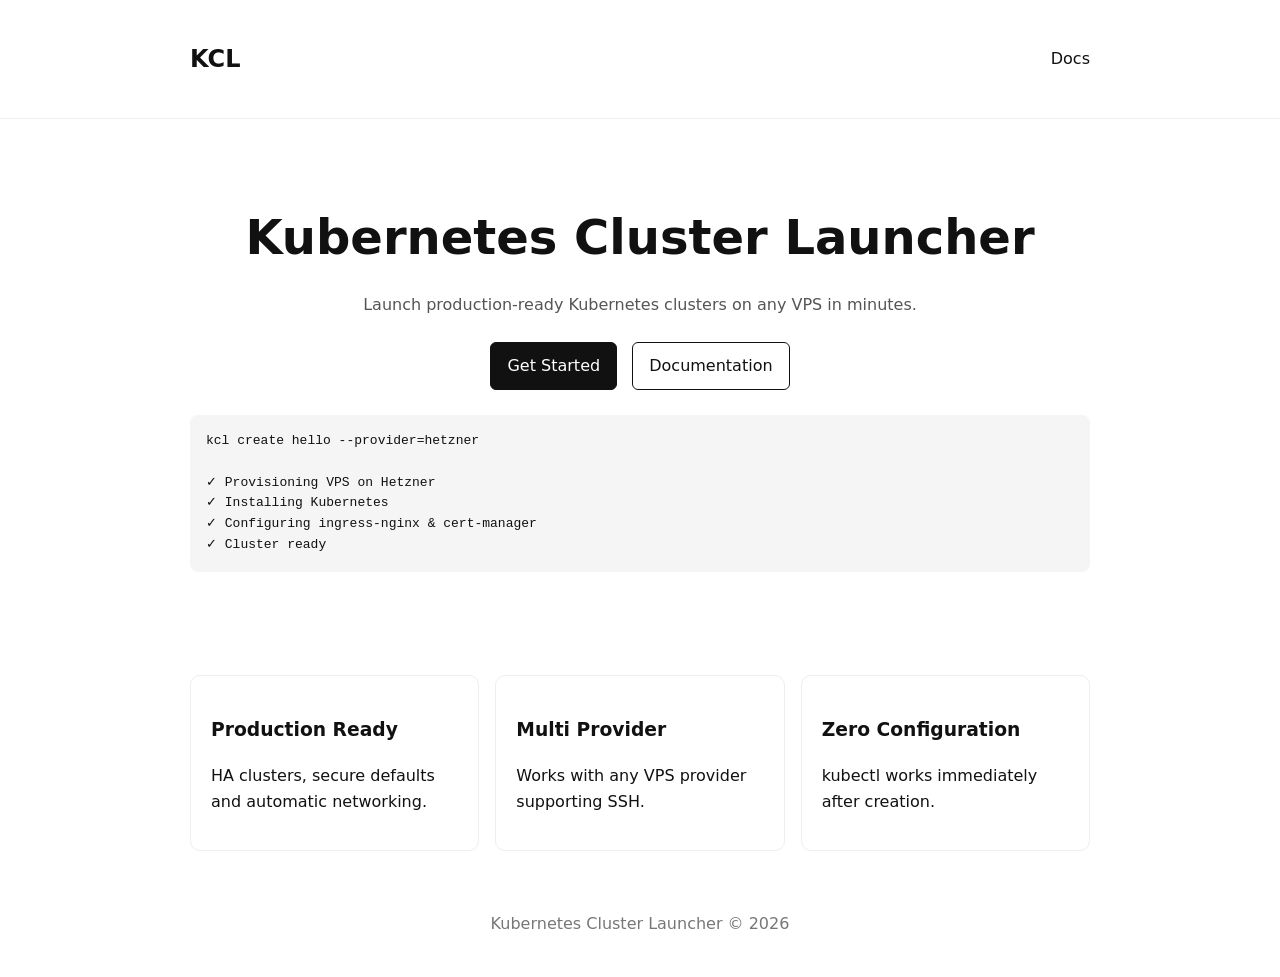
<file: index.html>
<!DOCTYPE html>
<html lang="en">
<head>
<meta charset="UTF-8" />
<meta name="viewport" content="width=device-width, initial-scale=1.0">
<title>Kubernetes Cluster Launcher</title>
<link rel="stylesheet" href="styles.css">
</head>

<body>

<nav class="nav">
  <div class="container nav-inner">
    <h2>KCL</h2>
    <div class="nav-links">
      <a href="docs/index.html">Docs</a>
      <!--<a href="#">GitHub</a>-->
    </div>
  </div>
</nav>

<section class="hero container">
  <h1>Kubernetes Cluster Launcher</h1>
  <p>
    Launch production-ready Kubernetes clusters on any VPS in minutes.
  </p>

  <div class="buttons">
    <a class="btn primary" href="docs/index.html">Get Started</a>
    <a class="btn" href="docs/index.html">Documentation</a>
  </div>

<pre>
kcl create hello --provider=hetzner

✓ Provisioning VPS on Hetzner
✓ Installing Kubernetes
✓ Configuring ingress-nginx & cert-manager
✓ Cluster ready
</pre>

</section>

<section class="features container">
  <div class="card">
    <h3>Production Ready</h3>
    <p>HA clusters, secure defaults and automatic networking.</p>
  </div>

  <div class="card">
    <h3>Multi Provider</h3>
    <p>Works with any VPS provider supporting SSH.</p>
  </div>

  <div class="card">
    <h3>Zero Configuration</h3>
    <p>kubectl works immediately after creation.</p>
  </div>
</section>

<footer>
  Kubernetes Cluster Launcher © 2026
</footer>

</body>
</html>
</file>
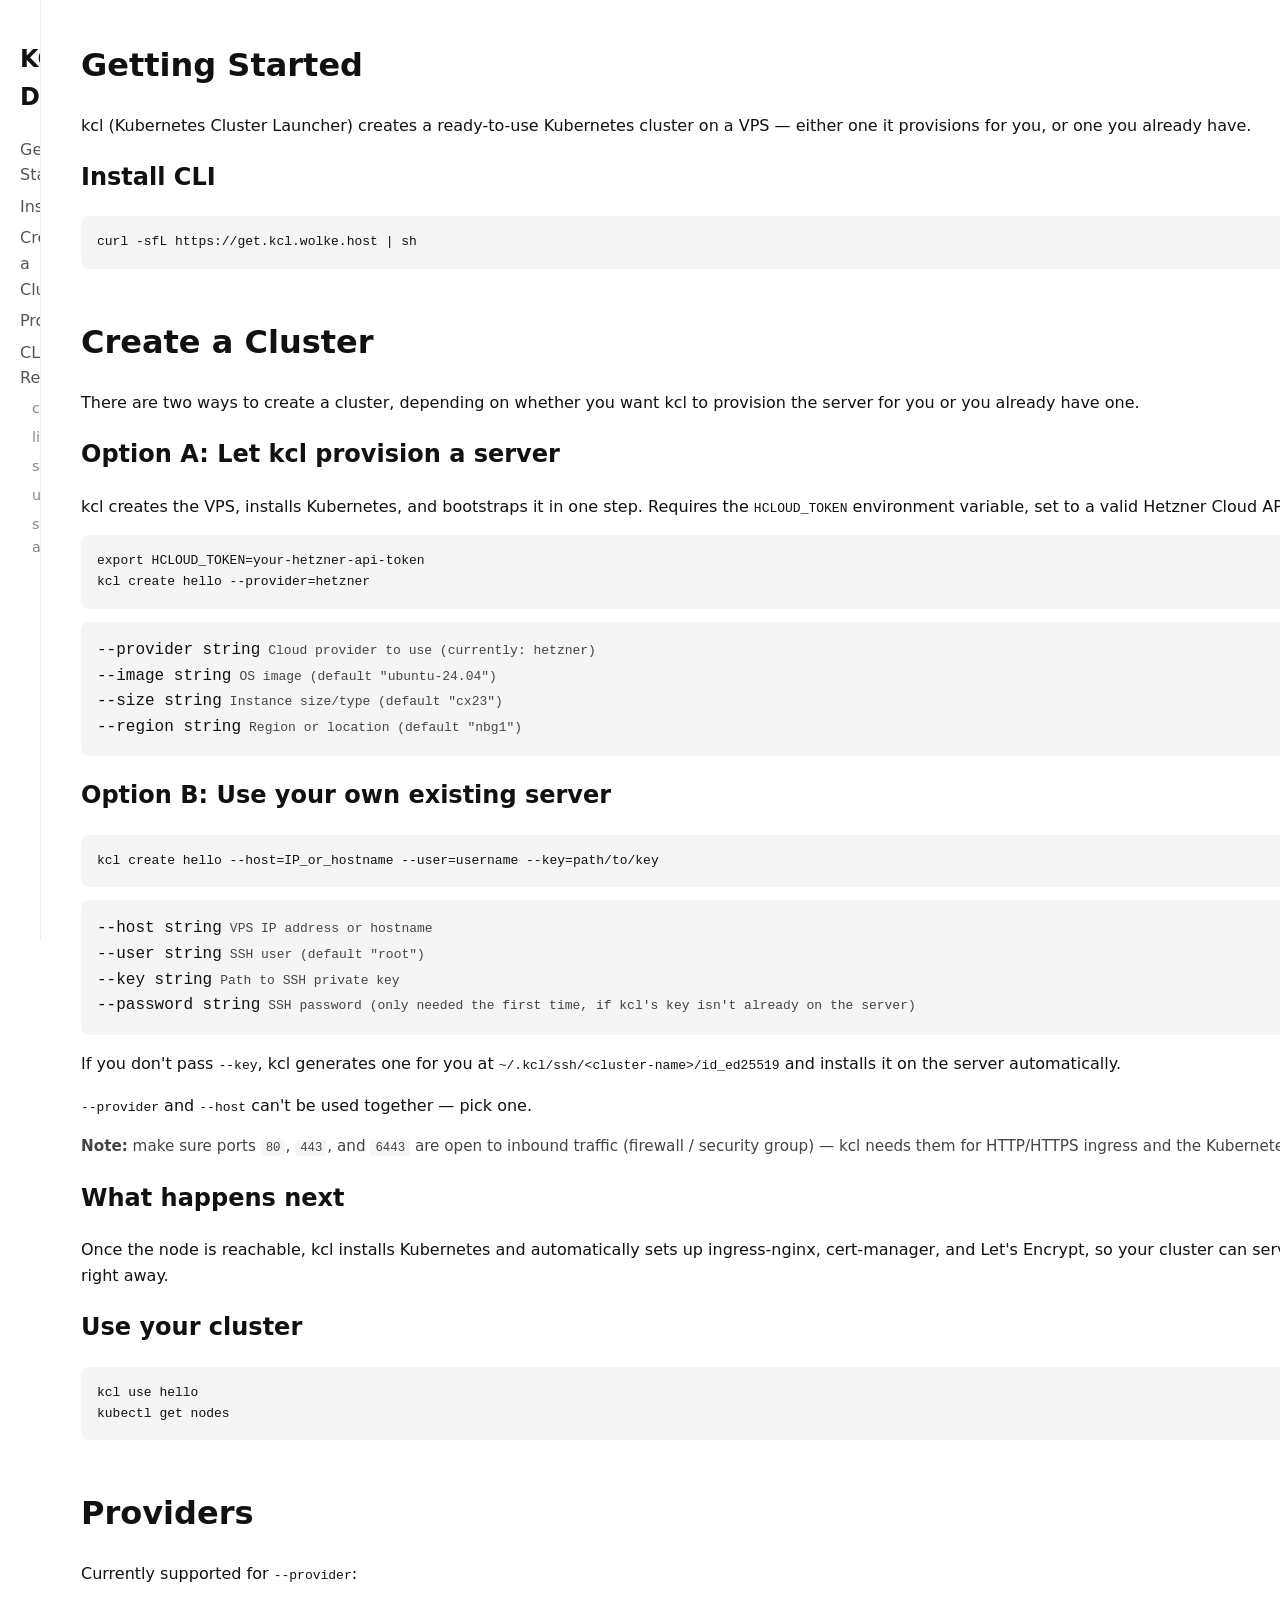
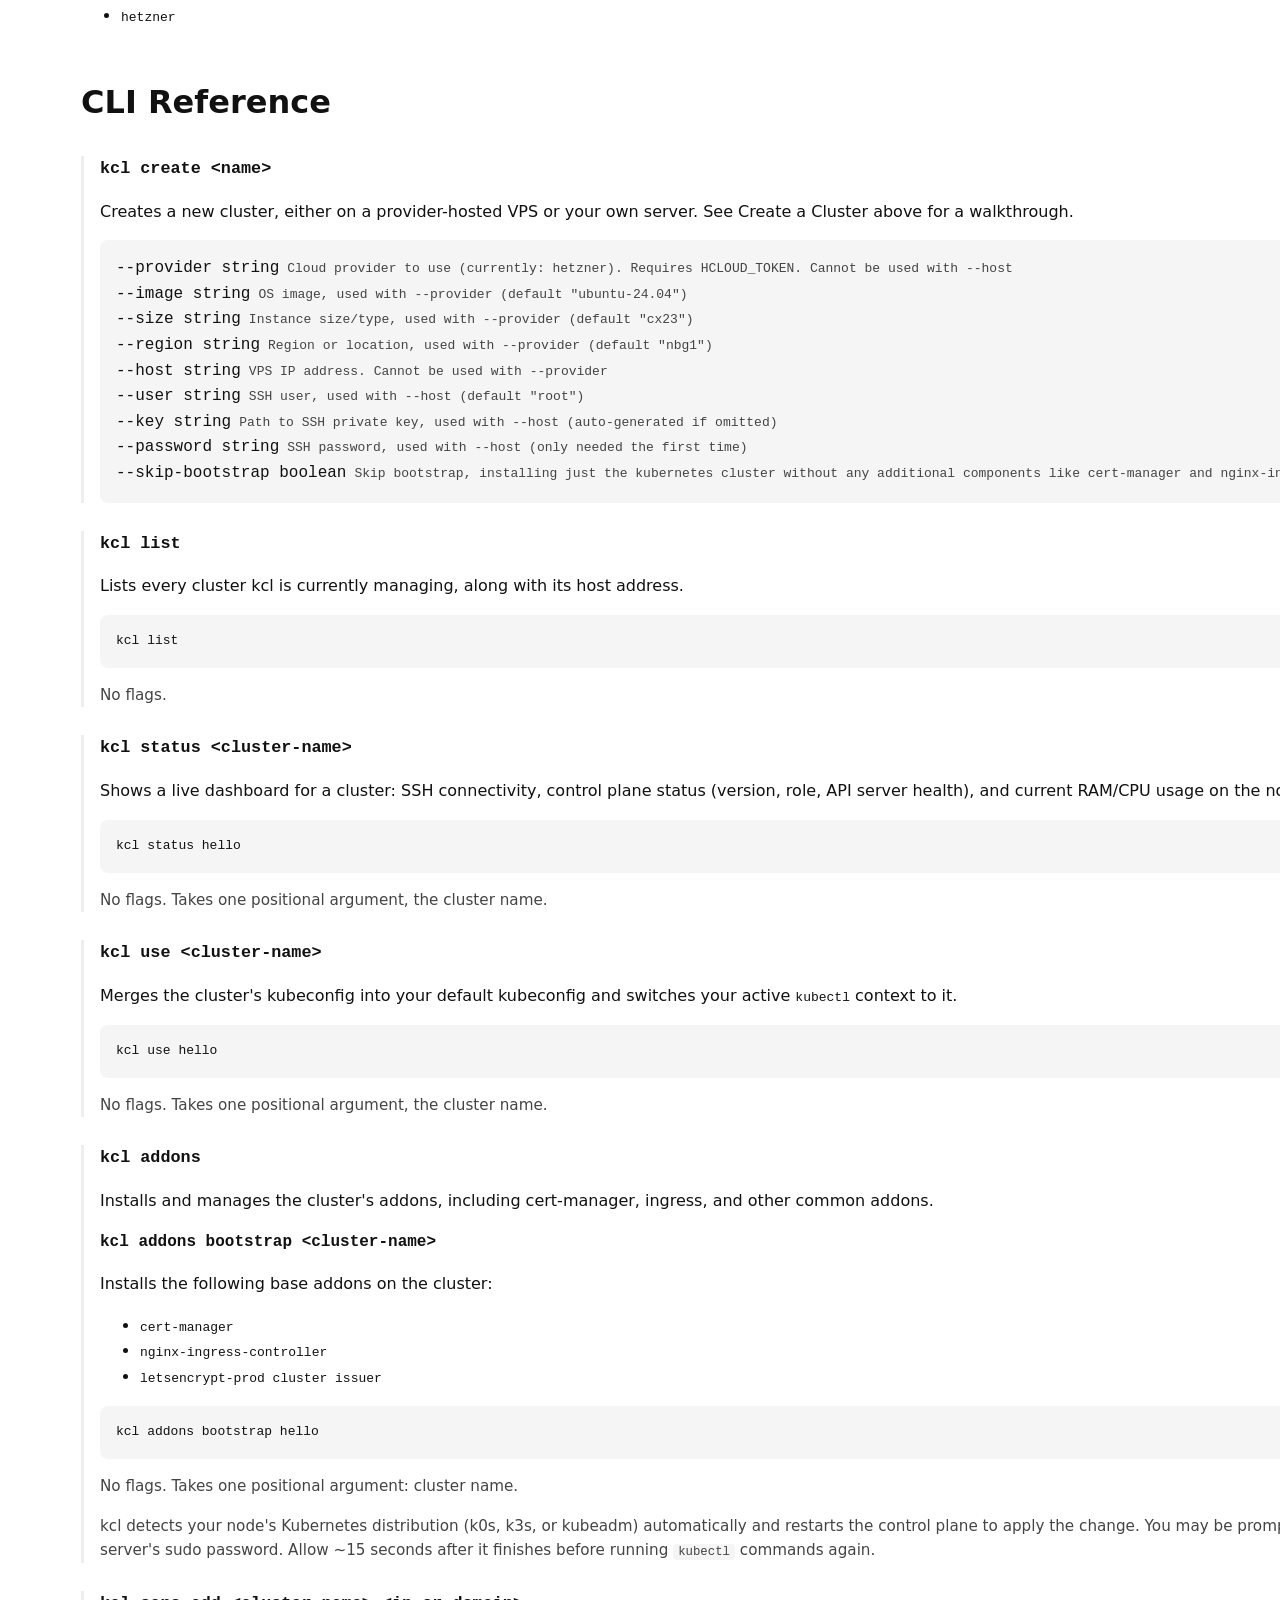
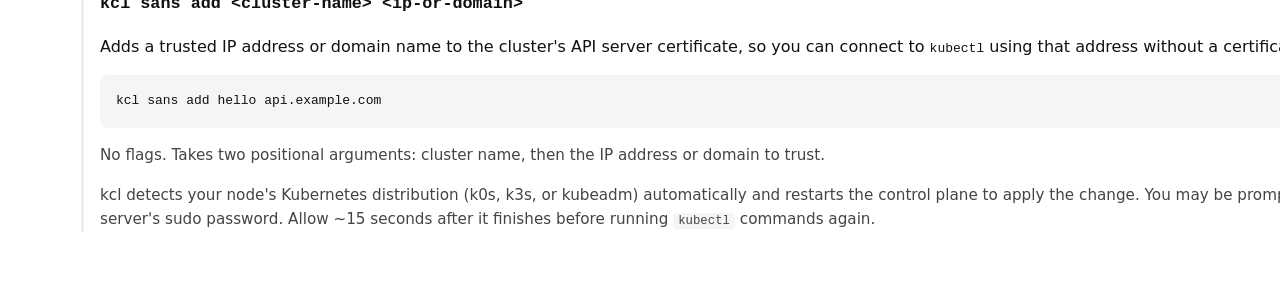
<file: docs/index.html>
<!DOCTYPE html>
<html lang="en">
<head>
<meta charset="UTF-8">
<meta name="viewport" content="width=device-width, initial-scale=1.0">
<title>KCL Docs</title>
<link rel="stylesheet" href="../styles.css">
</head>
<body>
<div class="docs-wrapper">
<aside class="sidebar">
  <h2>KCL Docs</h2>
  <a href="#getting-started">Getting Started</a>
  <a href="#installation">Installation</a>
  <a href="#create-cluster">Create a Cluster</a>
  <a href="#providers">Providers</a>
  <a href="#cli-reference">CLI Reference</a>
  <a href="#cli-create" class="sidebar-sub">create</a>
  <a href="#cli-list" class="sidebar-sub">list</a>
  <a href="#cli-status" class="sidebar-sub">status</a>
  <a href="#cli-use" class="sidebar-sub">use</a>
  <a href="#cli-sans" class="sidebar-sub">sans add</a>
</aside>
<main class="docs">

<h1 id="getting-started">Getting Started</h1>
<p>
kcl (Kubernetes Cluster Launcher) creates a ready-to-use Kubernetes cluster
on a VPS &mdash; either one it provisions for you, or one you already have.
</p>

<h2 id="installation">Install CLI</h2>
<pre>
curl -sfL https://get.kcl.wolke.host | sh
</pre>

<h1 id="create-cluster">Create a Cluster</h1>
<p>
There are two ways to create a cluster, depending on whether you want kcl to
provision the server for you or you already have one.
</p>

<h2>Option A: Let kcl provision a server</h2>
<p>
kcl creates the VPS, installs Kubernetes, and bootstraps it in one step.
Requires the <code>HCLOUD_TOKEN</code> environment variable, set to a
valid Hetzner Cloud API token.
</p>
<pre>
export HCLOUD_TOKEN=your-hetzner-api-token
kcl create hello --provider=hetzner
</pre>
<pre class="options">
<span class="opt-row"><span class="opt-flag">--provider string</span><span class="opt-desc">Cloud provider to use (currently: hetzner)</span></span>
<span class="opt-row"><span class="opt-flag">--image string</span><span class="opt-desc">OS image (default "ubuntu-24.04")</span></span>
<span class="opt-row"><span class="opt-flag">--size string</span><span class="opt-desc">Instance size/type (default "cx23")</span></span>
<span class="opt-row"><span class="opt-flag">--region string</span><span class="opt-desc">Region or location (default "nbg1")</span></span>
</pre>

<h2>Option B: Use your own existing server</h2>
<pre>
kcl create hello --host=IP_or_hostname --user=username --key=path/to/key
</pre>
<pre class="options">
<span class="opt-row"><span class="opt-flag">--host string</span><span class="opt-desc">VPS IP address or hostname</span></span>
<span class="opt-row"><span class="opt-flag">--user string</span><span class="opt-desc">SSH user (default "root")</span></span>
<span class="opt-row"><span class="opt-flag">--key string</span><span class="opt-desc">Path to SSH private key</span></span>
<span class="opt-row"><span class="opt-flag">--password string</span><span class="opt-desc">SSH password (only needed the first time, if kcl's key isn't already on the server)</span></span>
</pre>
<p>
If you don't pass <code>--key</code>, kcl generates one for you at
<code>~/.kcl/ssh/&lt;cluster-name&gt;/id_ed25519</code> and installs it on the
server automatically.
</p>
<p>
<code>--provider</code> and <code>--host</code> can't be used together &mdash;
pick one.
</p>
<p class="cmd-flags">
<strong>Note:</strong> make sure ports <code>80</code>, <code>443</code>, and
<code>6443</code> are open to inbound traffic (firewall / security group)
&mdash; kcl needs them for HTTP/HTTPS ingress and the Kubernetes API server.
</p>

<h2>What happens next</h2>
<p>
Once the node is reachable, kcl installs Kubernetes and automatically sets up
ingress-nginx, cert-manager, and Let's Encrypt, so your cluster can serve
HTTPS traffic right away.
</p>

<h2>Use your cluster</h2>
<pre>
kcl use hello
kubectl get nodes
</pre>

<h1 id="providers">Providers</h1>
<p>
Currently supported for <code>--provider</code>:
</p>
<ul>
  <li><code>hetzner</code></li>
</ul>

<h1 id="cli-reference">CLI Reference</h1>

<section class="cmd" id="cli-create">
<h2>kcl create &lt;name&gt;</h2>
<p>Creates a new cluster, either on a provider-hosted VPS or your own server. See <a href="#create-cluster">Create a Cluster</a> above for a walkthrough.</p>
<pre class="options">
<span class="opt-row"><span class="opt-flag">--provider string</span><span class="opt-desc">Cloud provider to use (currently: hetzner). Requires HCLOUD_TOKEN. Cannot be used with --host</span></span>
<span class="opt-row"><span class="opt-flag">--image string</span><span class="opt-desc">OS image, used with --provider (default "ubuntu-24.04")</span></span>
<span class="opt-row"><span class="opt-flag">--size string</span><span class="opt-desc">Instance size/type, used with --provider (default "cx23")</span></span>
<span class="opt-row"><span class="opt-flag">--region string</span><span class="opt-desc">Region or location, used with --provider (default "nbg1")</span></span>
<span class="opt-row"><span class="opt-flag">--host string</span><span class="opt-desc">VPS IP address. Cannot be used with --provider</span></span>
<span class="opt-row"><span class="opt-flag">--user string</span><span class="opt-desc">SSH user, used with --host (default "root")</span></span>
<span class="opt-row"><span class="opt-flag">--key string</span><span class="opt-desc">Path to SSH private key, used with --host (auto-generated if omitted)</span></span>
<span class="opt-row"><span class="opt-flag">--password string</span><span class="opt-desc">SSH password, used with --host (only needed the first time)</span></span>
<span class="opt-row"><span class="opt-flag">--skip-bootstrap boolean</span><span class="opt-desc">Skip bootstrap, installing just the kubernetes cluster without any additional components like cert-manager and nginx-ingress-controller.</span></span>
</pre>
</section>

<section class="cmd" id="cli-list">
<h2>kcl list</h2>
<p>Lists every cluster kcl is currently managing, along with its host address.</p>
<pre>
kcl list
</pre>
<p class="cmd-flags">No flags.</p>
</section>

<section class="cmd" id="cli-status">
<h2>kcl status &lt;cluster-name&gt;</h2>
<p>Shows a live dashboard for a cluster: SSH connectivity, control plane status (version, role, API server health), and current RAM/CPU usage on the node.</p>
<pre>
kcl status hello
</pre>
<p class="cmd-flags">No flags. Takes one positional argument, the cluster name.</p>
</section>

<section class="cmd" id="cli-use">
<h2>kcl use &lt;cluster-name&gt;</h2>
<p>Merges the cluster's kubeconfig into your default kubeconfig and switches your active <code>kubectl</code> context to it.</p>
<pre>
kcl use hello
</pre>
<p class="cmd-flags">No flags. Takes one positional argument, the cluster name.</p>
</section>

<section class="cmd" id="cli-addons">
<h2>kcl addons</h2>
<p>
    Installs and manages the cluster's addons, including cert-manager, ingress, and other common addons.
</p>
<h3>kcl addons bootstrap &lt;cluster-name&gt;</h3>
<p>
    Installs the following base addons on the cluster:
</p>
<ul>
    <li><code>cert-manager</code></li>
    <li><code>nginx-ingress-controller</code></li>
    <li><code>letsencrypt-prod cluster issuer</code></li>
</ul>
<pre>
kcl addons bootstrap hello
</pre>
<p class="cmd-flags">No flags. Takes one positional argument: cluster name.</p>
<p class="cmd-flags">
kcl detects your node's Kubernetes distribution (k0s, k3s, or kubeadm)
automatically and restarts the control plane to apply the change. You may be
prompted for the server's sudo password. Allow ~15 seconds after it finishes
before running <code>kubectl</code> commands again.
</p>
</section>

<section class="cmd" id="cli-sans">
<h2>kcl sans add &lt;cluster-name&gt; &lt;ip-or-domain&gt;</h2>
<p>
Adds a trusted IP address or domain name to the cluster's API server
certificate, so you can connect to <code>kubectl</code> using that address
without a certificate error.
</p>
<pre>
kcl sans add hello api.example.com
</pre>
<p class="cmd-flags">No flags. Takes two positional arguments: cluster name, then the IP address or domain to trust.</p>
<p class="cmd-flags">
kcl detects your node's Kubernetes distribution (k0s, k3s, or kubeadm)
automatically and restarts the control plane to apply the change. You may be
prompted for the server's sudo password. Allow ~15 seconds after it finishes
before running <code>kubectl</code> commands again.
</p>
</section>

</main>
</div>
</body>
</html>
</file>
<file: styles.css>
body {
  margin: 0;
  font-family: system-ui, -apple-system, Arial, sans-serif;
  background: #ffffff;
  color: #111;
  line-height: 1.6;
}

a {
  text-decoration: none;
  color: #111;
}

.container {
  max-width: 900px;
  margin: auto;
  padding: 20px;
}

.nav {
  border-bottom: 1px solid #eee;
  background: white;
}

.nav-inner {
  display: flex;
  justify-content: space-between;
  align-items: center;
}

.nav-links a {
  margin-left: 15px;
}

.hero {
  text-align: center;
  padding: 40px 20px;
}

.hero h1 {
  font-size: 32px;
  margin-bottom: 10px;
}

.hero p {
  color: #555;
}

.buttons {
  margin: 20px 0;
}

.btn {
  border: 1px solid #111;
  padding: 10px 16px;
  margin: 5px;
  display: inline-block;
  border-radius: 6px;
}

.primary {
  background: #111;
  color: white;
}

pre {
  background: #f5f5f5;
  padding: 16px;
  border-radius: 8px;
  overflow-x: auto;
  text-align: left;
}

.features {
  display: grid;
  gap: 16px;
  margin-top: 30px;
}

.card {
  border: 1px solid #eee;
  padding: 20px;
  border-radius: 10px;
}

footer {
  text-align: center;
  padding: 40px;
  color: #777;
}

/* Docs */

.docs-wrapper {
  display: flex;
  flex-direction: column;
}

.sidebar {
  border-bottom: 1px solid #eee;
  padding: 20px;
}

.sidebar a {
  display: block;
  margin: 6px 0;
  color: #555;
}

.sidebar a.sidebar-sub {
  margin-left: 12px;
  font-size: 0.9em;
  color: #888;
}

.sidebar a:hover {
  color: #111;
}

.docs {
  padding: 20px;
}

.docs h1 {
  margin-top: 48px;
}

.docs h1:first-child {
  margin-top: 0;
}

.docs section.cmd {
  margin: 28px 0;
  padding-left: 16px;
  border-left: 3px solid #eee;
}

.docs section.cmd h2 {
  font-family: ui-monospace, SFMono-Regular, Menlo, Consolas, monospace;
  font-size: 1.05em;
}

.docs section.cmd h3 {
  font-family: ui-monospace, SFMono-Regular, Menlo, Consolas, monospace;
  font-size: 1em;
}

.docs p.cmd-flags {
  font-size: 0.95em;
  color: #444;
}

.docs p.cmd-flags code {
  background: #f5f5f5;
  padding: 1px 5px;
  border-radius: 4px;
}

.opt-desc {
    padding-left: 8px;
}

/* Desktop */

@media (min-width: 768px) {
  .hero h1 {
    font-size: 48px;
  }

  .features {
    grid-template-columns: repeat(3, 1fr);
  }

  .docs-wrapper {
    flex-direction: row;
  }

  .sidebar {
    width: 240px;
    height: 100vh;
    border-right: 1px solid #eee;
    border-bottom: none;
    position: sticky;
    top: 0;
    align-self: flex-start;
    overflow-y: auto;
  }

  .docs {
    flex: 1;
    padding: 40px;
  }
}

.opt-row {
     margin-bottom: 4px;
     overflow: hidden;
}
.opt-flag {
    font-family: ui-monospace, SFMono-Regular, Menlo, Consolas, monospace;
    color: #111;
    word-break: break-all;
}
.opt-desc {
    color: #444;
}
</file>
